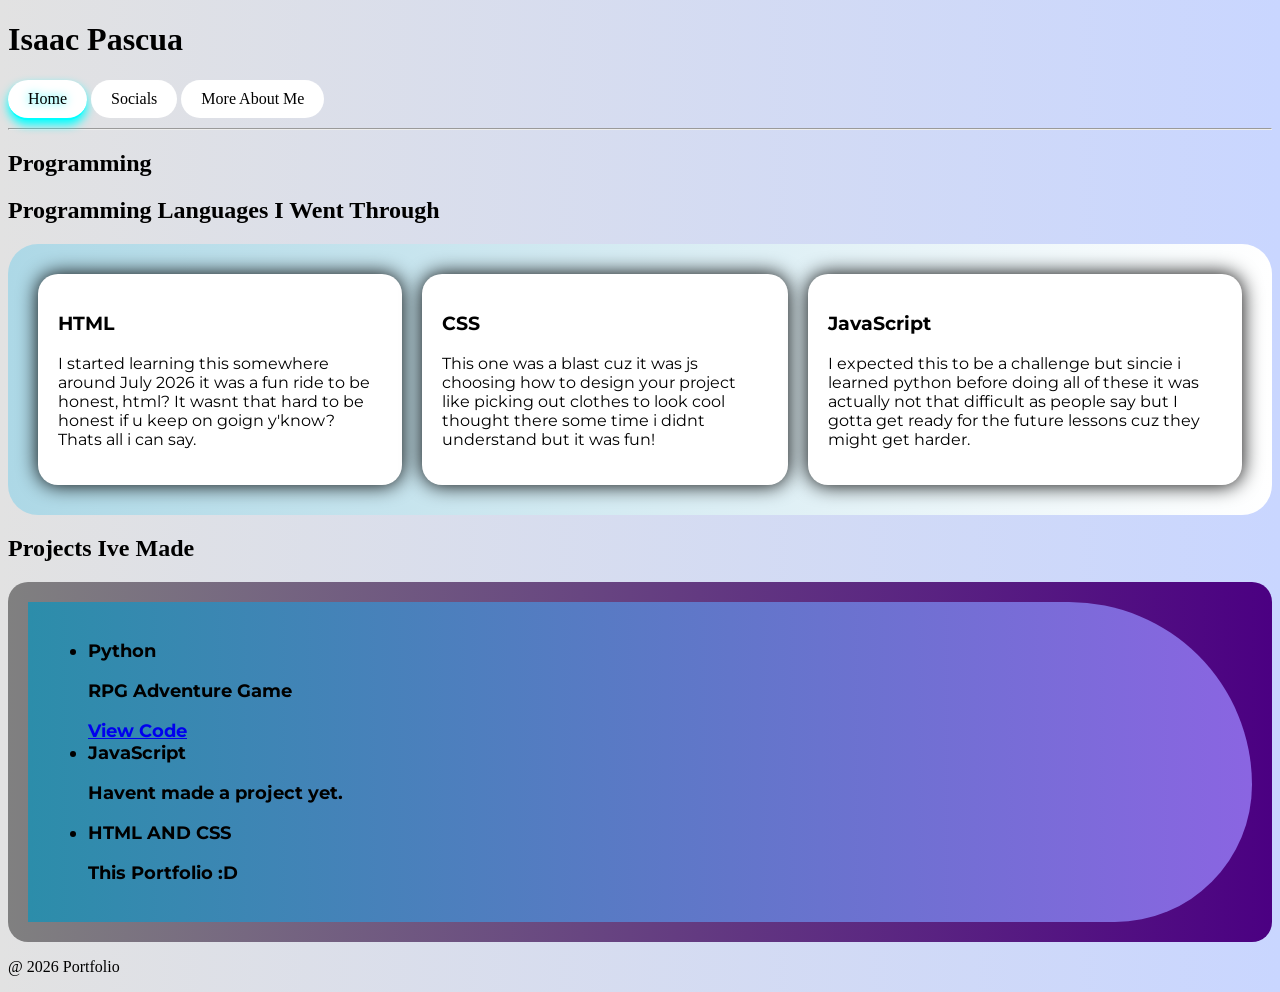
<file: My Portfolio 🫡/index.html>
<!DOCTYPE html>
<html lang="en">
<head>
    <meta charset="UTF-8">
    <meta name="viewport" content="width=device-width, initial-scale=1.0">
    <link rel="stylesheet" href="https://cdnjs.cloudflare.com/ajax/libs/font-awesome/6.4.2/css/all.min.css">
    <link rel="stylesheet" href="style.css">
    <script src="script.js" defer></script>
    <title>Home Page</title>
</head>
<body>
    <header>
    <h1>Isaac Pascua</h1>
    <nav>
        <a href="index.html">Home</a>
        <a href="socials.html">Socials</a>
        <a href="about.html">More About Me</a>
    </nav>
    <hr>
    </header>
    <main>
        <section>
            <h1>Programming</h1>
            <h2>Programming Languages I Went Through</h2>

            <div class="skill-container">
                <div class="skill-card">
                <h3>HTML</h3>
                <p>I started learning this somewhere around July 2026
                    it was a fun ride to be honest, html? It wasnt that 
                    hard to be honest if u keep on goign y'know? Thats 
                    all i can say. 
                </p>
            </div>
            
                <div class="skill-card">
                <h3>CSS</h3>
                <p>This one was a blast cuz it was js choosing how to 
                    design your project like picking out clothes to 
                    look cool thought there some time i didnt understand
                    but it was fun!
                </p>
            </div>

            <div class="skill-card">
            <h3>JavaScript</h3>
            <p>I expected this to be a challenge but sincie i learned 
                python before doing all of these it was actually not 
                that difficult as people say but I gotta get ready for 
                the future lessons cuz they might get harder.
            </p>
            </div>
            </div>
        </section>
        <section>
            <h2>Projects Ive Made </h2>
            <div class="project-container">
                <div class="project-card">
                    <ul>
                        <li>Python</li>
                        <p>RPG Adventure Game</p>
                        <a href="project.html">View Code</a>
                        <li>JavaScript</li>
                        <p>Havent made a project yet.</p>
                        <li>HTML AND CSS</li>
                        <p>This Portfolio :D</p>
                    </ul>
                </div>
            </div>
        </section>
    </main>
    <footer>
        <p>@ 2026 Portfolio</p>
    </footer>
</body>
</html>
</file>
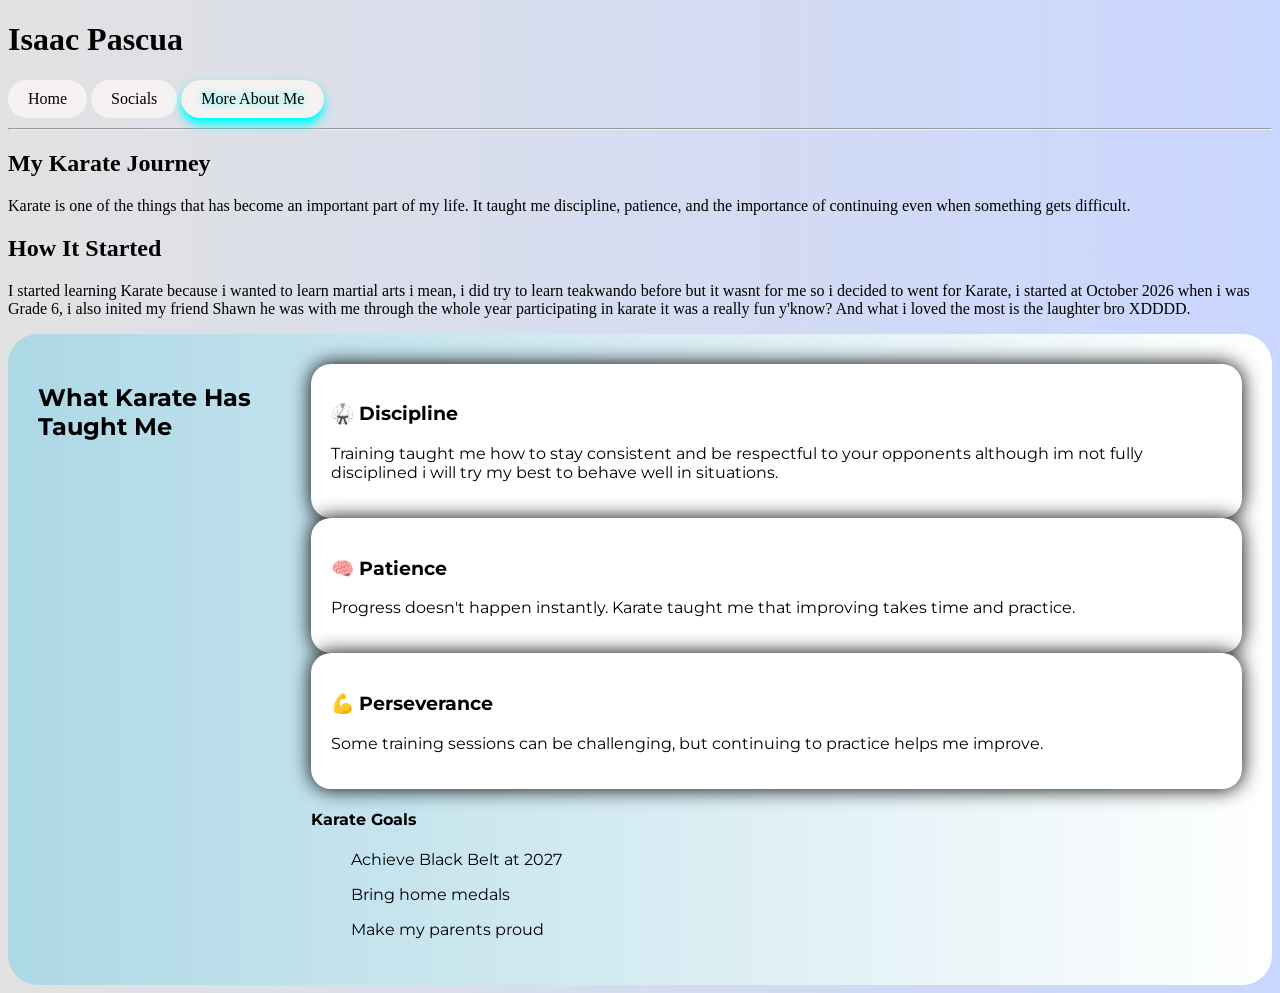
<file: My Portfolio 🫡/about.html>
<!DOCTYPE html>
<html lang="en">
<head>
    <meta charset="UTF-8">
    <meta name="viewport" content="width=device-width, initial-scale=1.0">
    <link rel="stylesheet" href="about.css">
    <script src="script.js" defer></script>
    <title>Document</title>
</head>
<body>
    <header>
    <h1>Isaac Pascua</h1>
    <nav>
        <a href="index.html">Home</a>
        <a href="socials.html">Socials</a>
        <a href="about.html">More About Me</a>
    </nav>
    <hr>
    </header>    
</body>
<main>
    <section class="karate-hero">
        <h1>My Karate Journey</h1>
            <p>
                Karate is one of the things that has become an important
                part of my life. It taught me discipline, patience, and
                the importance of continuing even when something gets difficult.
            </p>
    </section>
    <section class="karate-section">

        <h2>How It Started</h2>

        <p>
            I started learning Karate because i wanted to learn martial arts 
            i mean, i did try to learn teakwando before but it wasnt for me 
            so i decided to went for Karate, i started at October 2026 when i was 
            Grade 6, i also inited my friend Shawn he was with me through the 
            whole year participating in karate it was a really fun y'know? And 
            what i loved the most is the laughter bro XDDDD.
        </p>
    </section>
    <section class="karate-section">
        <div class="karate-container">
        <h2>What Karate Has Taught Me</h2>

        <div class="karate-cards">

            <div class="karate-card">
                <h3>🥋 Discipline</h3>
                <p>
                    Training taught me how to stay consistent and be respectful to your
                    opponents although im not fully disciplined i will try my best to behave
                    well in situations.
                </p>
            </div>
            <div class="karate-card">
                    <h3>🧠 Patience</h3>
                    <p>
                        Progress doesn't happen instantly. Karate taught
                        me that improving takes time and practice.
                    </p>
                </div>

                <div class="karate-card">
                    <h3>💪 Perseverance</h3>
                    <p>
                        Some training sessions can be challenging, but
                        continuing to practice helps me improve.
                    </p>
                </div>
                <div class="karate-goals">
                    <h4>Karate Goals</h4>
                    <list>
                        <ul>Achieve Black Belt at 2027</ul>
                        <ul>Bring home medals</ul>
                        <ul>Make my parents proud</ul>
                    </list>
                </div>
            </div>
        </div>
    </section>
</main>
</html>
</file>
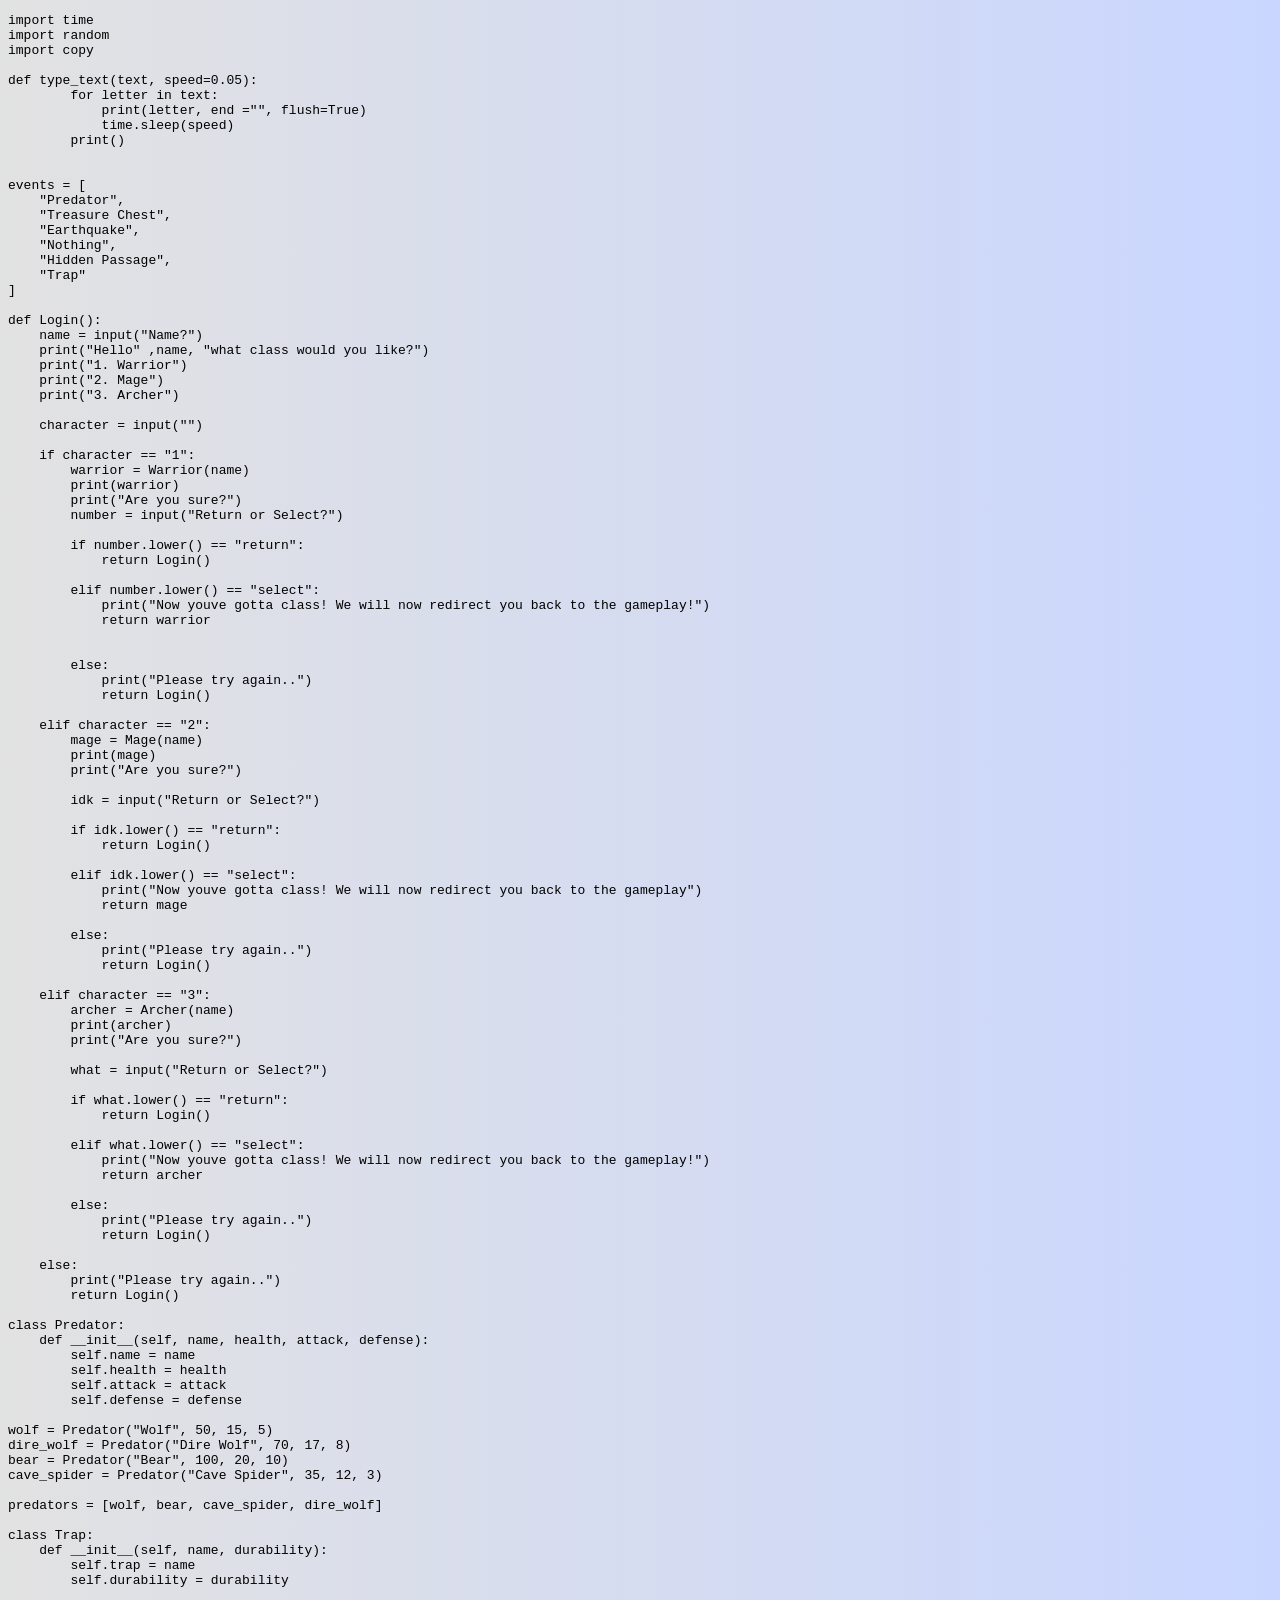
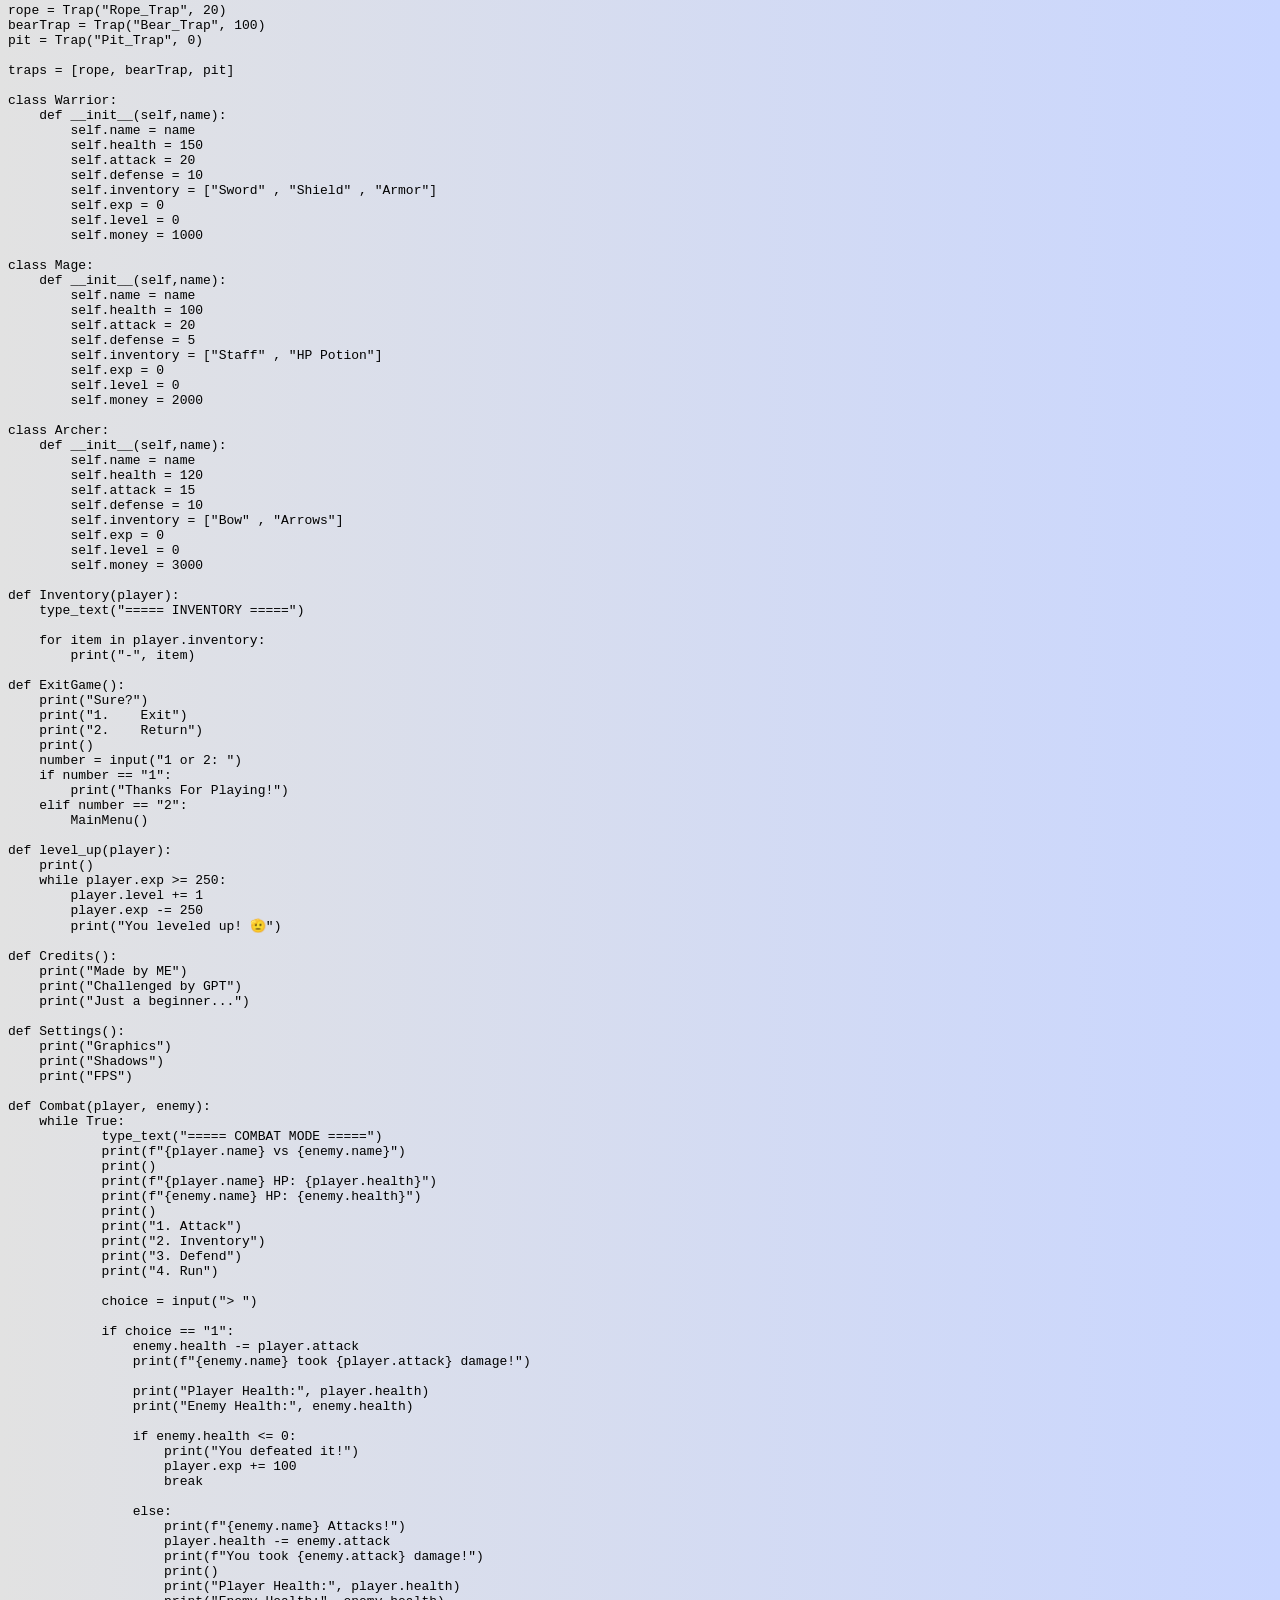
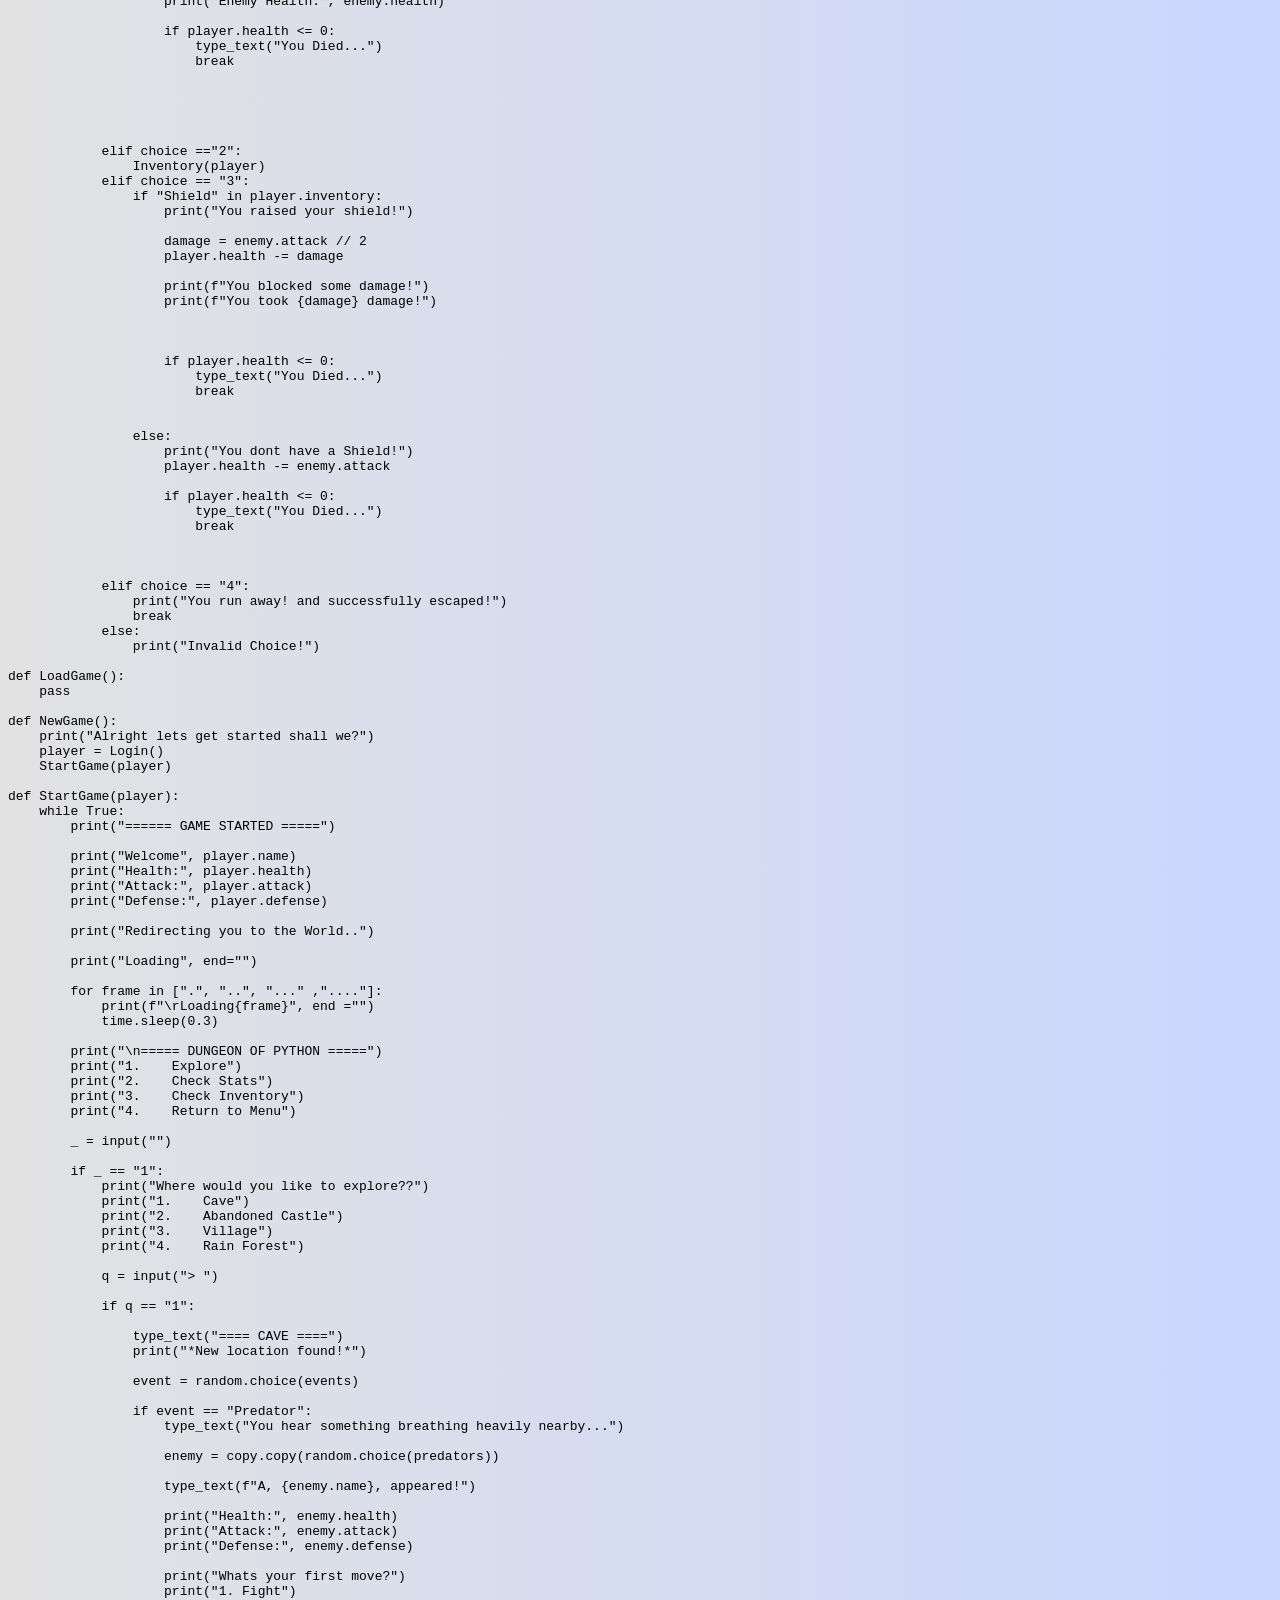
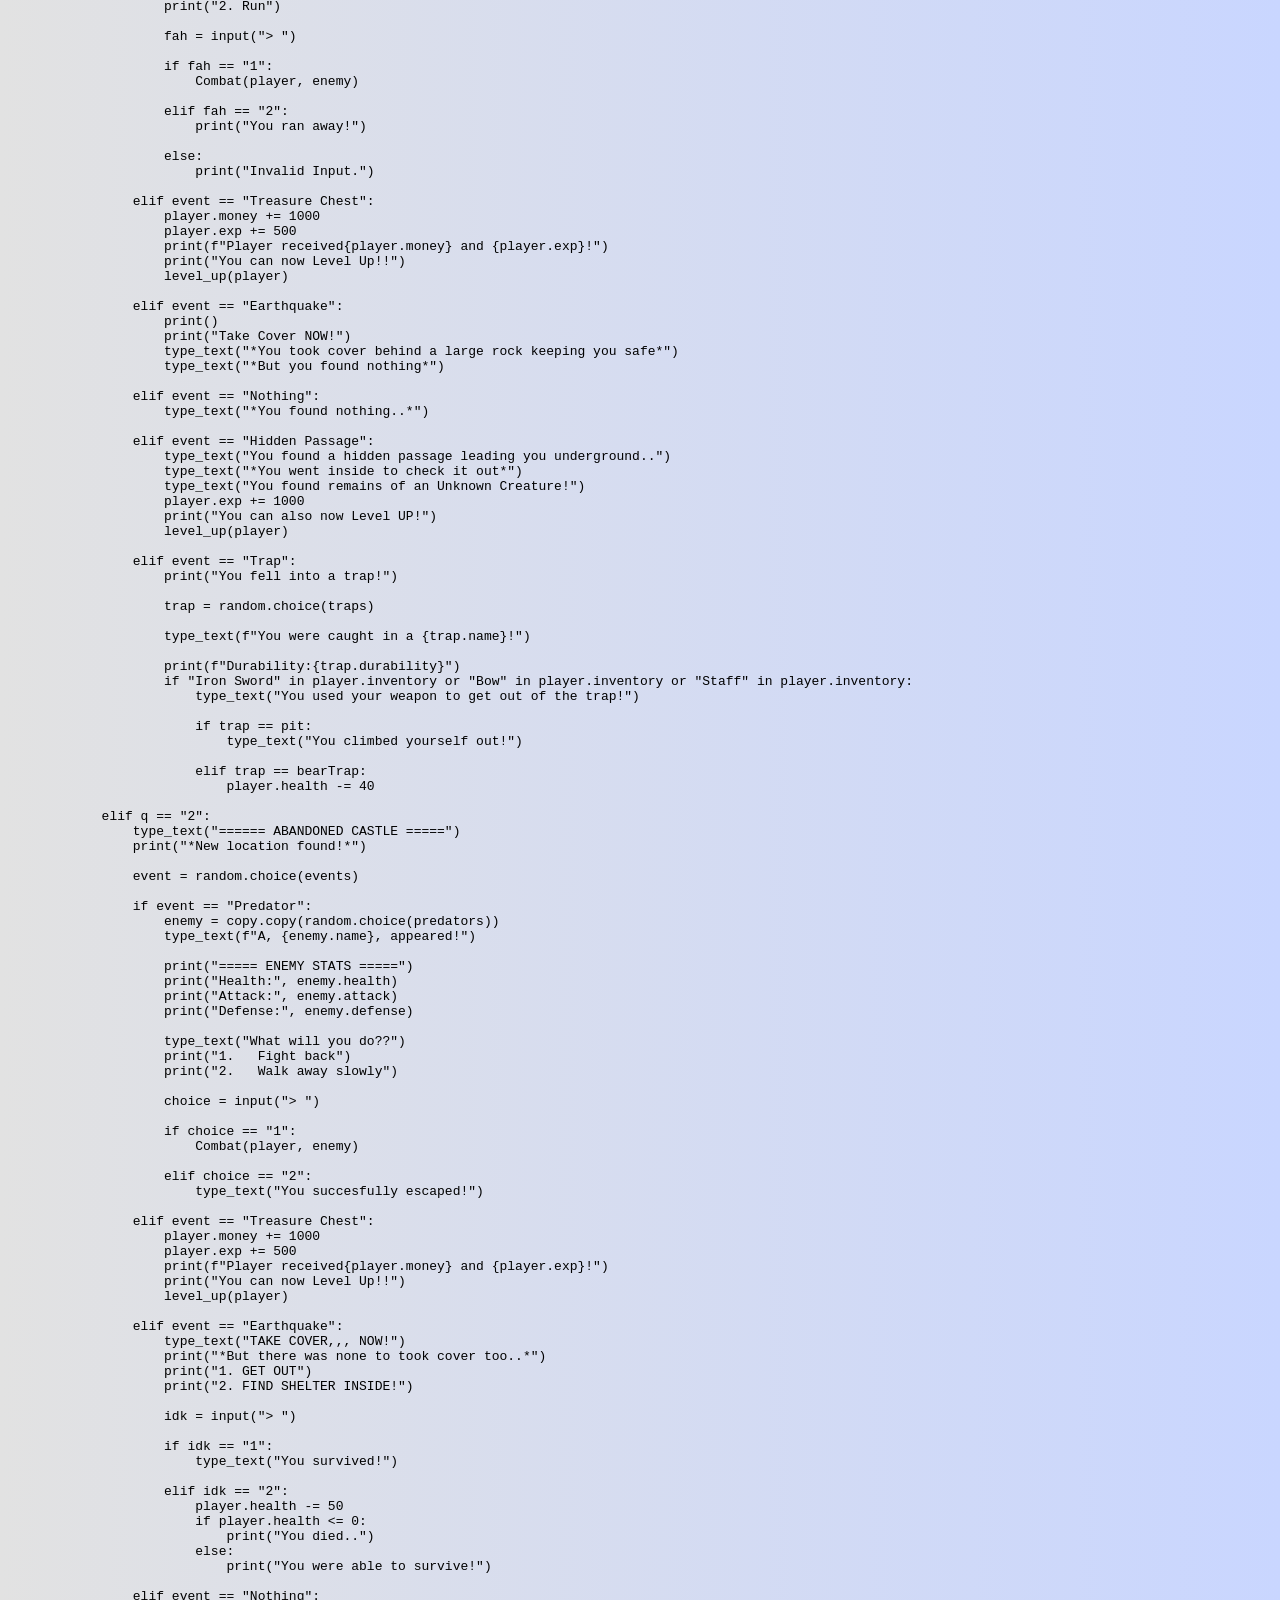
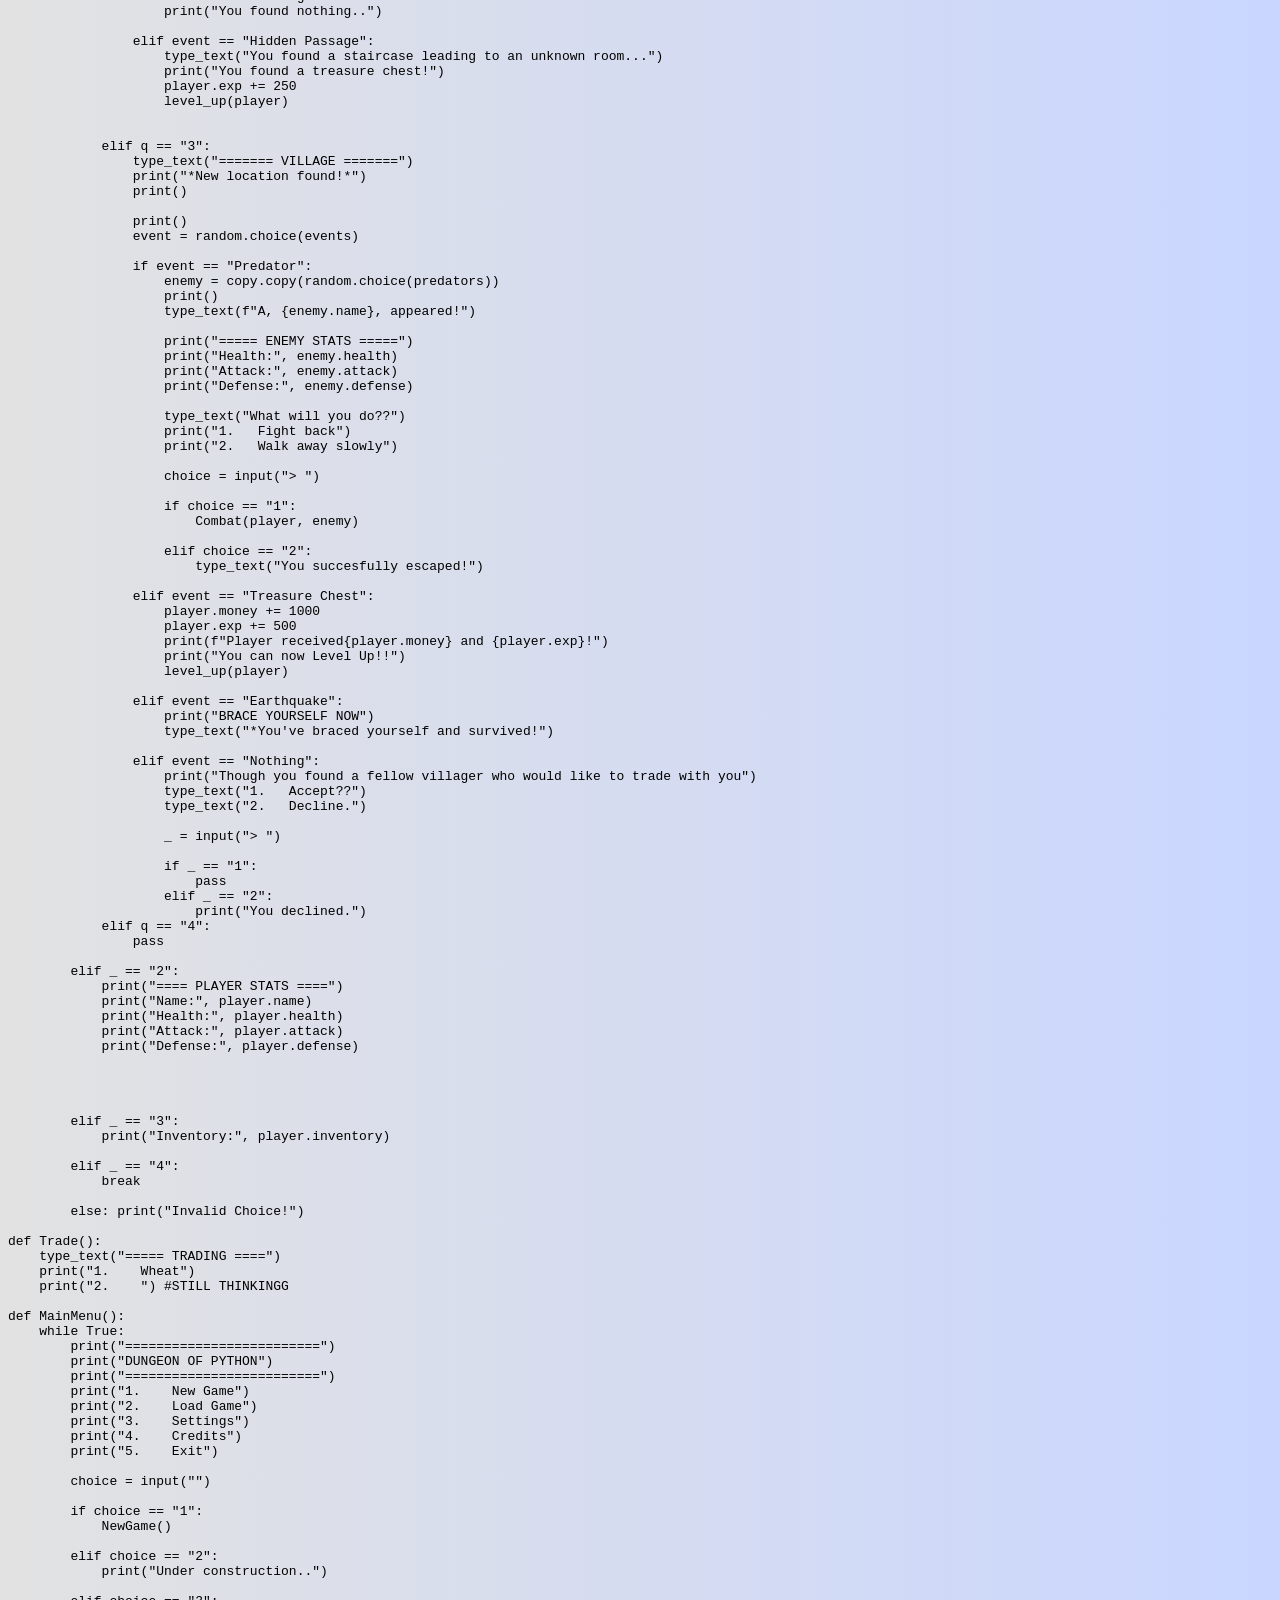
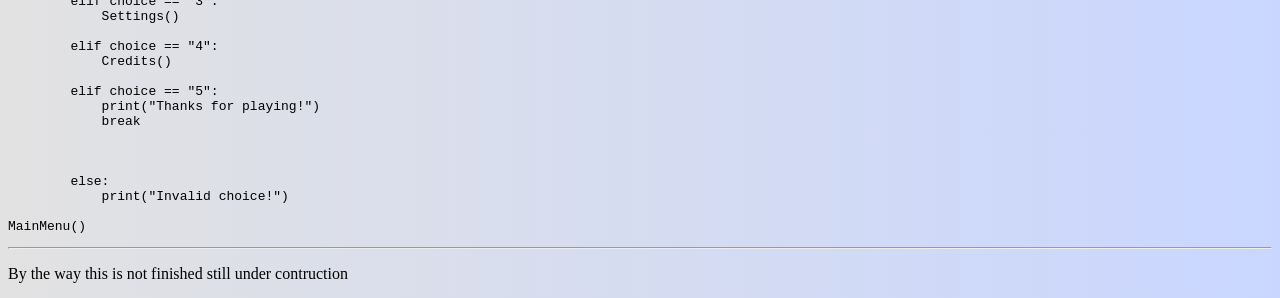
<file: My Portfolio 🫡/project.html>
<!DOCTYPE html>
<html lang="en">
<head>
    <meta charset="UTF-8">
    <meta name="viewport" content="width=device-width, initial-scale=1.0">
    <link rel="stylesheet" href="project.css">
    <title>Document</title>
</head>
<body>
    <pre>import time
import random
import copy

def type_text(text, speed=0.05):
        for letter in text:
            print(letter, end ="", flush=True)
            time.sleep(speed)
        print()


events = [
    "Predator",
    "Treasure Chest",
    "Earthquake",
    "Nothing",
    "Hidden Passage",
    "Trap" 
]

def Login():
    name = input("Name?")
    print("Hello" ,name, "what class would you like?")
    print("1. Warrior")
    print("2. Mage")
    print("3. Archer")

    character = input("")

    if character == "1":
        warrior = Warrior(name)
        print(warrior)
        print("Are you sure?")
        number = input("Return or Select?")

        if number.lower() == "return":
            return Login()

        elif number.lower() == "select":
            print("Now youve gotta class! We will now redirect you back to the gameplay!")
            return warrior
            

        else:
            print("Please try again..")
            return Login()

    elif character == "2":
        mage = Mage(name)
        print(mage)
        print("Are you sure?")

        idk = input("Return or Select?")

        if idk.lower() == "return":
            return Login()

        elif idk.lower() == "select":
            print("Now youve gotta class! We will now redirect you back to the gameplay")
            return mage

        else:
            print("Please try again..")
            return Login()

    elif character == "3":
        archer = Archer(name)
        print(archer)
        print("Are you sure?")

        what = input("Return or Select?")

        if what.lower() == "return":
            return Login()

        elif what.lower() == "select":
            print("Now youve gotta class! We will now redirect you back to the gameplay!")
            return archer

        else:
            print("Please try again..")
            return Login()

    else:
        print("Please try again..")
        return Login()

class Predator:
    def __init__(self, name, health, attack, defense):
        self.name = name
        self.health = health
        self.attack = attack
        self.defense = defense

wolf = Predator("Wolf", 50, 15, 5)
dire_wolf = Predator("Dire Wolf", 70, 17, 8)
bear = Predator("Bear", 100, 20, 10)
cave_spider = Predator("Cave Spider", 35, 12, 3)

predators = [wolf, bear, cave_spider, dire_wolf]

class Trap:
    def __init__(self, name, durability):
        self.trap = name
        self.durability = durability

rope = Trap("Rope_Trap", 20) 
bearTrap = Trap("Bear_Trap", 100) 
pit = Trap("Pit_Trap", 0)  

traps = [rope, bearTrap, pit]

class Warrior:
    def __init__(self,name):
        self.name = name
        self.health = 150
        self.attack = 20
        self.defense = 10
        self.inventory = ["Sword" , "Shield" , "Armor"]
        self.exp = 0
        self.level = 0
        self.money = 1000

class Mage:
    def __init__(self,name):
        self.name = name
        self.health = 100
        self.attack = 20
        self.defense = 5
        self.inventory = ["Staff" , "HP Potion"]
        self.exp = 0
        self.level = 0
        self.money = 2000

class Archer:
    def __init__(self,name):
        self.name = name
        self.health = 120
        self.attack = 15
        self.defense = 10
        self.inventory = ["Bow" , "Arrows"]
        self.exp = 0
        self.level = 0
        self.money = 3000

def Inventory(player):
    type_text("===== INVENTORY =====")

    for item in player.inventory:
        print("-", item)

def ExitGame():
    print("Sure?")
    print("1.    Exit")
    print("2.    Return")
    print()
    number = input("1 or 2: ")
    if number == "1":
        print("Thanks For Playing!")
    elif number == "2":
        MainMenu()

def level_up(player):
    print()
    while player.exp >= 250:
        player.level += 1
        player.exp -= 250
        print("You leveled up! 🫡")

def Credits():
    print("Made by ME")
    print("Challenged by GPT")
    print("Just a beginner...") 

def Settings():
    print("Graphics")
    print("Shadows")
    print("FPS")

def Combat(player, enemy):
    while True:
            type_text("===== COMBAT MODE =====")
            print(f"{player.name} vs {enemy.name}")
            print()        
            print(f"{player.name} HP: {player.health}")
            print(f"{enemy.name} HP: {enemy.health}")
            print()
            print("1. Attack")
            print("2. Inventory")
            print("3. Defend")
            print("4. Run")

            choice = input("> ")

            if choice == "1":
                enemy.health -= player.attack
                print(f"{enemy.name} took {player.attack} damage!")

                print("Player Health:", player.health)
                print("Enemy Health:", enemy.health)

                if enemy.health <= 0:
                    print("You defeated it!")
                    player.exp += 100
                    break

                else:
                    print(f"{enemy.name} Attacks!")
                    player.health -= enemy.attack
                    print(f"You took {enemy.attack} damage!")
                    print()
                    print("Player Health:", player.health)
                    print("Enemy Health:", enemy.health)

                    if player.health <= 0:
                        type_text("You Died...")
                        break

                    


                
            elif choice =="2":
                Inventory(player)
            elif choice == "3":
                if "Shield" in player.inventory:
                    print("You raised your shield!")

                    damage = enemy.attack // 2
                    player.health -= damage

                    print(f"You blocked some damage!")
                    print(f"You took {damage} damage!")

                    

                    if player.health <= 0:
                        type_text("You Died...")
                        break


                else:
                    print("You dont have a Shield!")
                    player.health -= enemy.attack

                    if player.health <= 0:
                        type_text("You Died...")
                        break

                

            elif choice == "4":
                print("You run away! and successfully escaped!")
                break
            else:
                print("Invalid Choice!")

def LoadGame(): 
    pass

def NewGame():
    print("Alright lets get started shall we?")
    player = Login()
    StartGame(player)

def StartGame(player):
    while True:
        print("====== GAME STARTED =====")

        print("Welcome", player.name)
        print("Health:", player.health)
        print("Attack:", player.attack)
        print("Defense:", player.defense)

        print("Redirecting you to the World..")

        print("Loading", end="")

        for frame in [".", "..", "..." ,"...."]:
            print(f"\rLoading{frame}", end ="")
            time.sleep(0.3)

        print("\n===== DUNGEON OF PYTHON =====")
        print("1.    Explore")
        print("2.    Check Stats")
        print("3.    Check Inventory")
        print("4.    Return to Menu")

        _ = input("")

        if _ == "1":
            print("Where would you like to explore??")
            print("1.    Cave")
            print("2.    Abandoned Castle")
            print("3.    Village")
            print("4.    Rain Forest")

            q = input("> ")

            if q == "1":

                type_text("==== CAVE ====")
                print("*New location found!*")

                event = random.choice(events)

                if event == "Predator":
                    type_text("You hear something breathing heavily nearby...")

                    enemy = copy.copy(random.choice(predators))

                    type_text(f"A, {enemy.name}, appeared!")

                    print("Health:", enemy.health)
                    print("Attack:", enemy.attack)
                    print("Defense:", enemy.defense)

                    print("Whats your first move?")
                    print("1. Fight")
                    print("2. Run")

                    fah = input("> ")

                    if fah == "1":
                        Combat(player, enemy)

                    elif fah == "2":
                        print("You ran away!")

                    else:
                        print("Invalid Input.")

                elif event == "Treasure Chest":
                    player.money += 1000
                    player.exp += 500
                    print(f"Player received{player.money} and {player.exp}!")
                    print("You can now Level Up!!")
                    level_up(player)

                elif event == "Earthquake":
                    print()
                    print("Take Cover NOW!")
                    type_text("*You took cover behind a large rock keeping you safe*")
                    type_text("*But you found nothing*")

                elif event == "Nothing":
                    type_text("*You found nothing..*")

                elif event == "Hidden Passage":
                    type_text("You found a hidden passage leading you underground..")
                    type_text("*You went inside to check it out*")
                    type_text("You found remains of an Unknown Creature!")
                    player.exp += 1000
                    print("You can also now Level UP!")
                    level_up(player)

                elif event == "Trap":
                    print("You fell into a trap!")

                    trap = random.choice(traps)

                    type_text(f"You were caught in a {trap.name}!")

                    print(f"Durability:{trap.durability}")
                    if "Iron Sword" in player.inventory or "Bow" in player.inventory or "Staff" in player.inventory:
                        type_text("You used your weapon to get out of the trap!")

                        if trap == pit:
                            type_text("You climbed yourself out!")

                        elif trap == bearTrap:
                            player.health -= 40

            elif q == "2":
                type_text("====== ABANDONED CASTLE =====")
                print("*New location found!*")

                event = random.choice(events)

                if event == "Predator": 
                    enemy = copy.copy(random.choice(predators))
                    type_text(f"A, {enemy.name}, appeared!")

                    print("===== ENEMY STATS =====")
                    print("Health:", enemy.health)
                    print("Attack:", enemy.attack)
                    print("Defense:", enemy.defense)

                    type_text("What will you do??")
                    print("1.   Fight back")
                    print("2.   Walk away slowly")

                    choice = input("> ")

                    if choice == "1":
                        Combat(player, enemy)

                    elif choice == "2":
                        type_text("You succesfully escaped!")

                elif event == "Treasure Chest":
                    player.money += 1000
                    player.exp += 500
                    print(f"Player received{player.money} and {player.exp}!")
                    print("You can now Level Up!!")
                    level_up(player)

                elif event == "Earthquake":
                    type_text("TAKE COVER,,, NOW!")
                    print("*But there was none to took cover too..*")
                    print("1. GET OUT")
                    print("2. FIND SHELTER INSIDE!")

                    idk = input("> ")

                    if idk == "1":
                        type_text("You survived!")

                    elif idk == "2":
                        player.health -= 50
                        if player.health <= 0:
                            print("You died..")
                        else:
                            print("You were able to survive!")

                elif event == "Nothing":
                    print("You found nothing..")

                elif event == "Hidden Passage":
                    type_text("You found a staircase leading to an unknown room...")
                    print("You found a treasure chest!")
                    player.exp += 250
                    level_up(player)


            elif q == "3":
                type_text("======= VILLAGE =======")
                print("*New location found!*")
                print()
                
                print()
                event = random.choice(events)

                if event == "Predator":
                    enemy = copy.copy(random.choice(predators))
                    print()
                    type_text(f"A, {enemy.name}, appeared!")

                    print("===== ENEMY STATS =====")
                    print("Health:", enemy.health)
                    print("Attack:", enemy.attack)
                    print("Defense:", enemy.defense)

                    type_text("What will you do??")
                    print("1.   Fight back")
                    print("2.   Walk away slowly")

                    choice = input("> ")

                    if choice == "1":
                        Combat(player, enemy)

                    elif choice == "2":
                        type_text("You succesfully escaped!")

                elif event == "Treasure Chest":
                    player.money += 1000
                    player.exp += 500
                    print(f"Player received{player.money} and {player.exp}!")
                    print("You can now Level Up!!")
                    level_up(player)

                elif event == "Earthquake":
                    print("BRACE YOURSELF NOW")
                    type_text("*You've braced yourself and survived!")

                elif event == "Nothing":
                    print("Though you found a fellow villager who would like to trade with you")
                    type_text("1.   Accept??")
                    type_text("2.   Decline.")

                    _ = input("> ")

                    if _ == "1":
                        pass
                    elif _ == "2":
                        print("You declined.")
            elif q == "4":
                pass

        elif _ == "2":
            print("==== PLAYER STATS ====")
            print("Name:", player.name)
            print("Health:", player.health)
            print("Attack:", player.attack)
            print("Defense:", player.defense)

        


        elif _ == "3":
            print("Inventory:", player.inventory)

        elif _ == "4":
            break

        else: print("Invalid Choice!")

def Trade():
    type_text("===== TRADING ====")
    print("1.    Wheat")
    print("2.    ") #STILL THINKINGG

def MainMenu():
    while True:
        print("=========================")
        print("DUNGEON OF PYTHON")
        print("=========================")
        print("1.    New Game")
        print("2.    Load Game")
        print("3.    Settings")
        print("4.    Credits")
        print("5.    Exit")

        choice = input("")

        if choice == "1":
            NewGame()

        elif choice == "2":
            print("Under construction..")

        elif choice == "3":
            Settings()

        elif choice == "4":
            Credits()

        elif choice == "5":
            print("Thanks for playing!")
            break



        else:
            print("Invalid choice!")

MainMenu()</pre>
<hr>
<p>By the way this is not finished still under contruction</p>
</body>
</html>
</file>
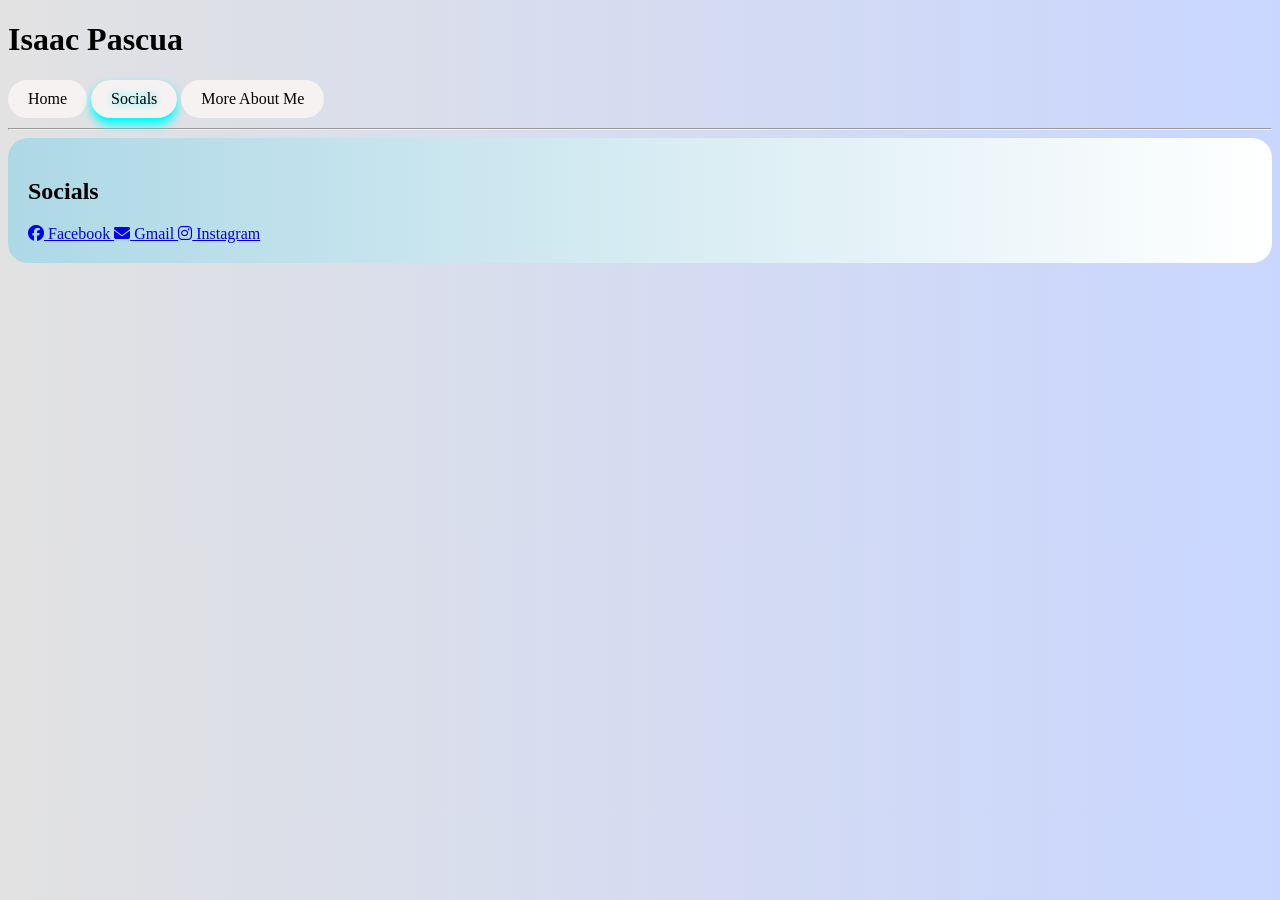
<file: My Portfolio 🫡/socials.html>
<!DOCTYPE html>
<html lang="en">
<head>
    <meta charset="UTF-8">
    <meta name="viewport" content="width=device-width, initial-scale=1.0">
    <link rel="stylesheet" href="socials.css">
    <link rel="stylesheet" href="https://cdnjs.cloudflare.com/ajax/libs/font-awesome/6.4.2/css/all.min.css">
    <script src="script.js" defer></script>
    <title>Socials</title>
</head>
<body>
<header>
    <h1>Isaac Pascua</h1>
    <nav>
        <a href="index.html">Home</a>
        <a href="socials.html">Socials</a>
        <a href="about.html">More About Me</a>
    </nav>
    <hr>
</header>
</body>
<main>
<section>
    <div class="container-social">
            <h2>Socials</h2>

    <div class="social-card">

        <a href="https://www.facebook.com/isaac.pascua.XNG54.Sulfur/">
            <i class="fa-brands fa-facebook"></i>
            Facebook
        </a>

        <a href="mailto:isaac.matthewp0206@gmail.com">
            <i class="fa-solid fa-envelope"></i>
            Gmail
        </a>

        <a href="https://www.instagram.com/1tzwh0/?hl=en">
            <i class="fa-brands fa-instagram"></i>
            Instagram
        </a>

    </div>
    </div>
</section>
</main>
</html>
</file>
<file: My Portfolio 🫡/style.css>
@import url('https://fonts.googleapis.com/css2?family=Montserrat:wght@300;400;500;600;700&display=swap');

body{
    background-color: #c9d6ff;
    background: linear-gradient(to right, #e2e2e2, #c9d6ff);
}
.skill-container{
    border-radius: 30px;
    background-color: lightblue;
    background: linear-gradient(to right, lightblue, white);
    display: flex;
    gap: 20px;
    padding: 30px;
    font-family: 'Montserrat', sans-serif;
    box-sizing:border-box;
    width: 100%;
    flex-wrap: nowrap;
}
.skill-card{
    transition: transform 0.3s ease;
    background: white;
    padding: 20px;
    border-radius: 20px;
    min-width: 250px;
    box-shadow: 0 0 20px;
}



.skill-card:hover{
    transform: translateY(-10px)
}

nav a {
    display: inline-block;
    padding: 10px 20px;
    border-radius: 20px;
    background: #fff;
    color: black;
    text-decoration: none;
    transition: 0.3s ease;
}

nav a:hover {
    box-shadow: 0 0 10px #00e5ff,
                0 0 25px #00e5ff;
    transform: translateY(-2px);
}

.project-card{
    padding: 20px;
    background: linear-gradient(to right, #2c8daa, hsl(258, 68%, 64%));
    border-radius: 0 200px 150px 0;
    font-size: large;
    font-family:'Montserrat', sans-serif;
    font-weight: 700;
}

.project-container{
    background: linear-gradient(to right, gray, indigo);
    padding: 20px;
    border-radius: 20px;
    

}

nav a.active {
    color: black;
    text-shadow: 0 0 10px cyan;
    border-bottom: 2px solid cyan;
    box-shadow: 0 5px 10px cyan;
}
</file>
<file: My Portfolio 🫡/about.css>
@import url('https://fonts.googleapis.com/css2?family=Montserrat:wght@300;400;500;600;700&display=swap');


nav a {
    display: inline-block;
    padding: 10px 20px;
    border-radius: 20px;
    background: #f7f2f2;
    color: black;
    text-decoration: none;
    transition: 0.3s ease;
}

nav a:hover {
    box-shadow: 0 0 10px #00e5ff,
                0 0 25px #00e5ff;
    transform: translateY(-2px);
}

body{
    background-color: #c9d6ff;
    background: linear-gradient(to right, #e2e2e2, #c9d6ff);
}

.karate-container{
    border-radius: 30px;
    background-color: lightblue;
    background: linear-gradient(to right, lightblue, white);
    display: flex;
    gap: 20px;
    padding: 30px;
    font-family: 'Montserrat', sans-serif;
    box-sizing:border-box;
    width: 100%;
    flex-wrap: nowrap;
}
.karate-card{
    transition: transform 0.3s ease;
    background: white;
    padding: 20px;
    border-radius: 20px;
    min-width: 250px;
    box-shadow: 0 0 20px;
}

.karate-card:hover{
    transform: translateY(-10px)
}

nav a.active {
    color: black;
    text-shadow: 0 0 10px cyan;
    border-bottom: 2px solid cyan;
    box-shadow: 0 5px 10px cyan;
}
</file>
<file: My Portfolio 🫡/project.css>
body{
    background-color: #c9d6ff;
    background: linear-gradient(to right, #e2e2e2, #c9d6ff);
}
</file>
<file: My Portfolio 🫡/socials.css>
@import url('https://fonts.googleapis.com/css2?family=Montserrat:wght@300;400;500;600;700&display=swap');

nav a {
    display: inline-block;
    padding: 10px 20px;
    border-radius: 20px;
    background: #f7f2f2;
    color: black;
    text-decoration: none;
    transition: 0.3s ease;
}

nav a:hover {
    box-shadow: 0 0 10px #00e5ff,
                0 0 25px #00e5ff;
    transform: translateY(-2px);
}

body{
    background-color: #c9d6ff;
    background: linear-gradient(to right, #e2e2e2, #c9d6ff);
}

.container-social{
    border-radius: 20px;
    background-color: lightblue;
    background: linear-gradient(to right, lightblue, white);
    gap: 30px;
    padding: 20px;
}

.card-social{
    transition: transform 0.3s ease;
    background: white;
    padding: 20px;
    border-radius: 20px;
    min-width: 250px;
}

.card-social:hover{
    transform: translateY(-10px);
    box-shadow: 0 0 10px;
}

nav a.active {
    color: black;
    text-shadow: 0 0 10px cyan;
    border-bottom: 2px solid cyan;
    box-shadow: 0 5px 10px cyan;
}
</file>
